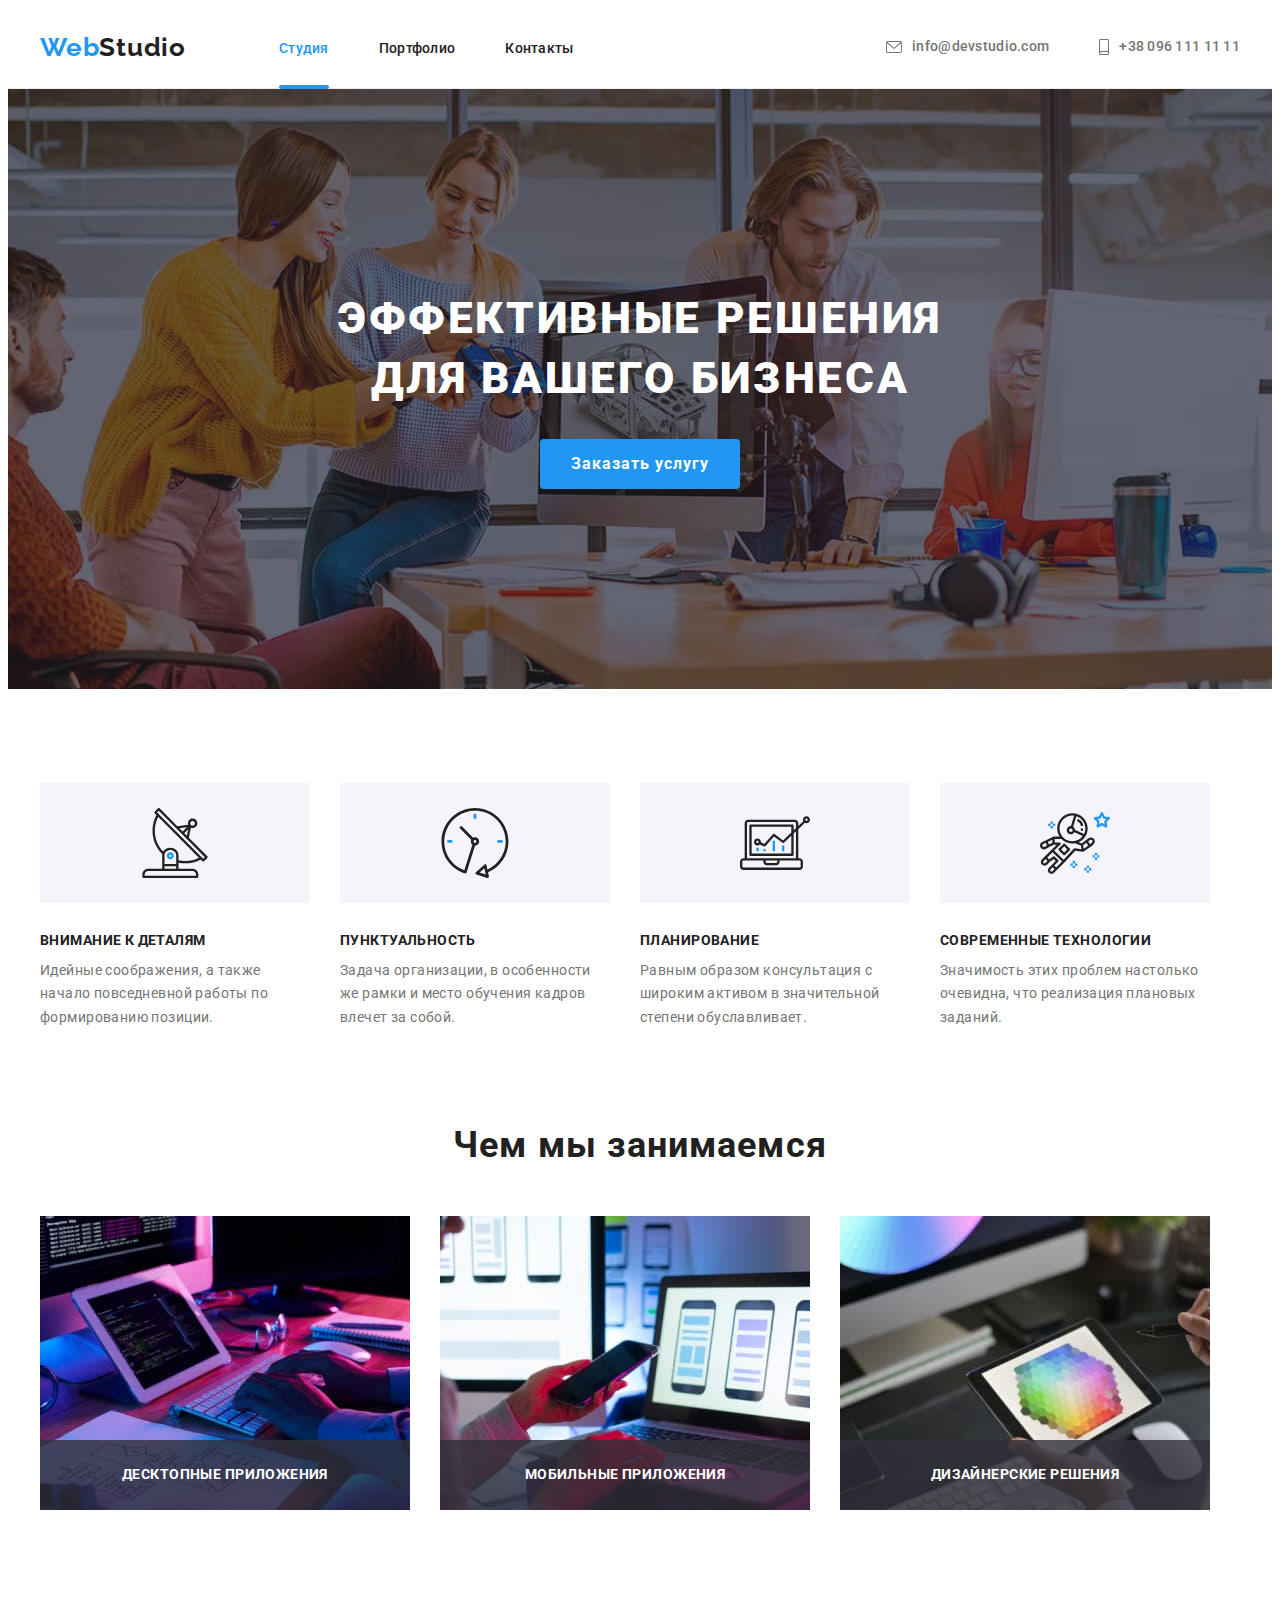
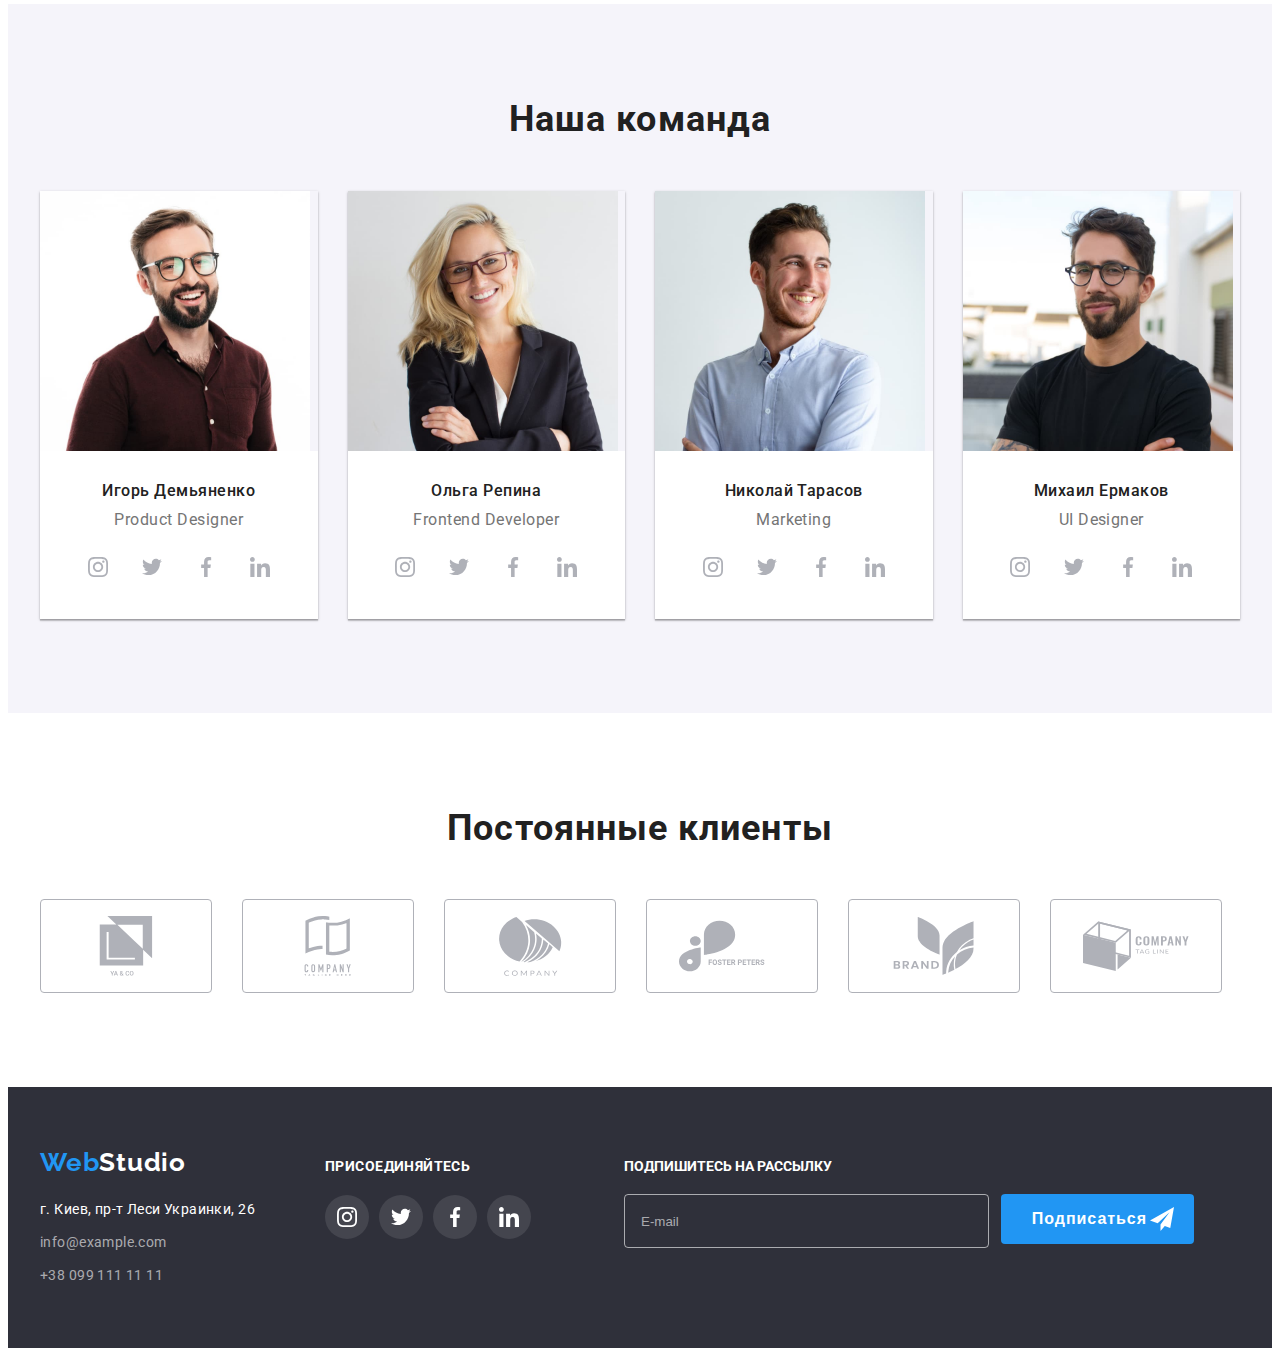
<file: index.html>
<!DOCTYPE html>
<html lang="ru">
<head>
    <meta charset="UTF-8">
    <meta http-equiv="X-UA-Compatible" content="IE=edge">
    <meta name="viewport" content="width=device-width, initial-scale=1.0">
    <title>Document</title>
    <link href="https://fonts.googleapis.com/css2?family=Raleway:wght@700&family=Roboto:wght@400;500;700;900&display=swap"
         rel="stylesheet">
    <link rel="stylesheet" href="https://cdnjs.cloudflare.com/ajax/libs/modern-normalize/1.1.0/modern-normalize.min.css" integrity="sha512-wpPYUAdjBVSE4KJnH1VR1HeZfpl1ub8YT/NKx4PuQ5NmX2tKuGu6U/JRp5y+Y8XG2tV+wKQpNHVUX03MfMFn9Q==" crossorigin="anonymous" referrerpolicy="no-referrer" />
    
    <link rel="stylesheet" href="./css/main.min.css" />  
</head>
 
<body class="start-page"> 
    
    <header class="header">
        <div class="container">
            <a href="" class="logo header-logo link">Web<span class="logo__style logo--black link">Studio</span></a> 
        <ul class="menu-list list ">
            <li class="menu-list__item"><a href="" class="menu-list__link head-text current link">Студия</a></li>
            <li class="menu-list__item"><a href="./portfolio.html" class="menu-list__link head-text link">Портфолио</a></li>
            <li class="menu-list__item"><a href="" class="menu-list__link head-text link">Контакты</a></li>
        </ul>
    
        <div class="navigation header-navigation">
        <nav class="nav">
            
            <ul class="address list">
                <li class="address__item"><a href="mailto:info@devstudio.com" class="address__mail head-text link">
                    <svg class="address__mail-icon" width="16" height="12">
                        <use href="./images/symbol-defs.svg#icon-envelope"></use>
                    </svg>info@devstudio.com
                </a>
                </li>
                <li class="address__item"><a href="tel:+380961111111" class="address__tel head-text link">
                    <svg class="address__tel-icon" width="10" height="16">
                        <use href="./images/symbol-defs.svg#icon-smartphone"></use>
                    </svg>+38 096 111 11 11
                </a>
            </li>
            </ul>
        </nav>
        </div>
        </div>
    </header>

    <main>
        <section class="hero">
            <div class="container">
            <h1 class="hero__title">
                ЭФФЕКТИВНЫЕ РЕШЕНИЯ <br /> 
                ДЛЯ ВАШЕГО БИЗНЕСА
            </h1>
                <button type="button" class="hero__btn" data-modal-open>Заказать услугу</button>
            </div>
        </section>
        
        <section class="about about-section">
            <div class="container">
            <ul class="features list">
        <li class="features__item">
            <div class="features__icon">
                <svg class="features__image" width="70" height="70">
                    <use href="./images/symbol-defs.svg#icon-antenna"></use>
                </svg>
            </div>
            <h3 class="features__title">Внимание к деталям</h3>
        <p class="features__text secondary-text">Идейные соображения, а также начало повседневной работы по формированию позиции.</p>
        </li>
        <li class="features__item">
            <div class="features__icon">
                <svg class="features__image" width="70" height="70">
                    <use href="./images/symbol-defs.svg#icon-clock"></use>
                </svg>
            </div>
            <h3 class="features__title">Пунктуальность</h3>
        <p class="features__text secondary-text">Задача организации, в особенности же рамки и место обучения кадров влечет за собой.</p>
        </li>
        <li class="features__item">
            <div class="features__icon">
                <svg class="features__image" width="70" height="70">
                    <use href="./images/symbol-defs.svg#icon-diagram"></use>
                </svg>
            </div>
            <h3 class="features__title">Планирование</h3>
        <p class="features__text secondary-text">Равным образом консультация с широким активом в значительной степени обуславливает.</p>
        </li>
        <li class="features__item">
            <div class="features__icon">
                <svg class="features__image" width="70" height="70">
                    <use href="./images/symbol-defs.svg#icon-astronaut"></use>
                </svg>
            </div>
            <h3 class="features__title">Современные технологии</h3>
        <p class="features__text secondary-text">Значимость этих проблем настолько очевидна, что реализация плановых заданий.</p>
        </li>
            </ul>
        </div>
        </section>

        <section class="study study-section">
            <div class="container">
            <h2 class="study__title">Чем мы занимаемся</h2>
            
            <ul class="study-list list">
                <li class="study-list__item">
                    <div class="study-list__box">
                    <img src="./images/photo_hands_1.jpg" alt="руки на клавиатуре"
                     width="370" height="294">
                    <p class="study-list__title">ДЕСКТОПНЫЕ ПРИЛОЖЕНИЯ</p>
                    </div>
                    </li>
                <li class="study-list__item">
                    <div class="study-list__box">
                    <img src="./images/photo_hands_2.jpg" alt="в руке телефон"
                    width="370" height="294">
                <p class="study-list__title">МОБИЛЬНЫЕ ПРИЛОЖЕНИЯ</p>
                    </div>
                </li>
                <li class="study-list__item">
                    <div class="study-list__box">
                    <img src="./images/photo_hands_3.jpg" alt="в руке планшет"
                    width="370" height="294">
                <p class="study-list__title">ДИЗАЙНЕРСКИЕ РЕШЕНИЯ</p>
                    </div>
                </li>
            </ul>
        </div>
        </section>

        <section class="section section-team">
            <div class="container">
            <h2 class="section-title">Наша команда</h2>
            
            <ul class="team list">
                <li class="team__image">
                    <img src="./images/ihor.jpg" alt="фото сотрудника" width="270" height="260">
                <div class="team__box">
                    <h3 class="team__name">Игорь Демьяненко</h3>
                    <p lang="en" class="team__text">Product Designer</p>
                    <ul class="social list">
                        <li class="social__item"><a href="" class="social__link">
                            <svg class="social__icon" width="20" height="20">
                                <use href="./images/symbol-defs.svg#icon-instagram"></use>
                            </svg>
                        </a>
                    </li>
                        <li class="social__item"><a href="" class="social__link">
                            <svg class="social__icon" width="20" height="20">
                                <use href="./images/symbol-defs.svg#icon-twitter"></use>
                            </svg>
                        </a>
                    </li>
                        <li class="social__item"><a href="" class="social__link">
                            <svg class="social__icon" width="20" height="20">
                                <use href="./images/symbol-defs.svg#icon-facebook"></use>
                            </svg>
                        </a>
                    </li>
                        <li class="social__item"><a href="" class="social__link">
                            <svg class="social__icon" width="20" height="20">
                                <use href="./images/symbol-defs.svg#icon-linkedin"></use>
                            </svg>
                        </a>
                    </li>
                    </ul>
                </div>
                </li>
                <li class="team__image">
                    <img src="./images/olga.jpg" alt="фото сотрудника" width="270" height="260">
                <div class="team__box">
                    <h3 class="team__name">Ольга Репина</h3>
                    <p lang="en" class="team__text">Frontend Developer</p>
                    <ul class="social list">
                        <li class="social__item"><a href="" class="social__link">
                            <svg class="social__icon" width="20" height="20">
                                <use href="./images/symbol-defs.svg#icon-instagram"></use>
                            </svg>
                        </a>
                    </li>
                        <li class="social__item"><a href="" class="social__link">
                            <svg class="social__icon" width="20" height="20">
                                <use href="./images/symbol-defs.svg#icon-twitter"></use>
                            </svg>
                        </a>
                    </li>
                        <li class="social__item"><a href="" class="social__link">
                            <svg class="social__icon" width="20" height="20">
                                <use href="./images/symbol-defs.svg#icon-facebook"></use>
                            </svg>
                        </a>
                    </li>
                        <li class="social__item"><a href="" class="social__link">
                            <svg class="social__icon" width="20" height="20">
                                <use href="./images/symbol-defs.svg#icon-linkedin"></use>
                            </svg>
                        </a>
                    </li>
                    </ul>
                </div>
                </li>
                <li class="team__image">
                    <img src="./images/nikolay.jpg" alt="фото сотрудника" width="270" height="260">
                <div class="team__box">
                    <h3 class="team__name">Николай Тарасов</h3>
                    <p lang="en" class="team__text">Marketing</p>
                    <ul class="social list">
                        <li class="social__item"><a href="" class="social__link">
                            <svg class="social__icon" width="20" height="20">
                                <use href="./images/symbol-defs.svg#icon-instagram"></use>
                            </svg>
                        </a>
                    </li>
                        <li class="social__item"><a href="" class="social__link">
                            <svg class="social__icon" width="20" height="20">
                                <use href="./images/symbol-defs.svg#icon-twitter"></use>
                            </svg>
                        </a>
                    </li>
                        <li class="social__item"><a href="" class="social__link">
                            <svg class="social__icon" width="20" height="20">
                                <use href="./images/symbol-defs.svg#icon-facebook"></use>
                            </svg>
                        </a>
                    </li>
                        <li class="social__item"><a href="" class="social__link">
                            <svg class="social__icon" width="20" height="20">
                                <use href="./images/symbol-defs.svg#icon-linkedin"></use>
                            </svg>
                        </a>
                    </li>
                    </ul>
                </div>
                </li>
                <li class="team__image">
                    <img src="./images/michael.jpg" alt="фото сотрудника" width="270" height="260">
                <div class="team__box">
                    <h3 class="team__name">Михаил Ермаков</h3>
                    <p lang="en" class="team__text">UI Designer</p>
                    <ul class="social list">
                        <li class="social__item"><a href="" class="social__link">
                            <svg class="social__icon" width="20" height="20">
                                <use href="./images/symbol-defs.svg#icon-instagram"></use>
                            </svg>
                        </a>
                    
                        <li class="social__item"><a href="" class="social__link">
                            <svg class="social__icon" width="20" height="20">
                                <use href="./images/symbol-defs.svg#icon-twitter"></use>
                            </svg>
                        </a>
                    </li>
                        <li class="social__item"><a href="" class="social__link">
                            <svg class="social__icon" width="20" height="20">
                                <use href="./images/symbol-defs.svg#icon-facebook"></use>
                            </svg>
                        </a>
                    </li>
                        <li class="social__item"><a href="" class="social__link">
                            <svg class="social__icon" width="20" height="20">
                                <use href="./images/symbol-defs.svg#icon-linkedin"></use>
                            </svg>
                        </a>
                    </li>
                    </ul>
                </div>
                </li>
            </ul>
        </div>
        </section>

        <section class="section section-clients">
            <div class="container">
            <h2 class="section__title">Постоянные клиенты</h2>
            <ul class="clients list">
                <li class="clients__item"><a href="" class="clients__link">
                    <svg class="clients__icon" width="106" height="60">
                        <use href="./images/symbol-defs.svg#icon-Logo-1"></use>
                    </svg>
                </a>
            </li>
                <li class="clients__item"><a href="" class="clients__link">
                    <svg class="clients__icon" width="106" height="60">
                        <use href="./images/symbol-defs.svg#icon-Logo-2"></use>
                    </svg>
                </a>
            </li>
                <li class="clients__item"><a href="" class="clients__link">
                    <svg class="clients__icon" width="106" height="60">
                        <use href="./images/symbol-defs.svg#icon-Logo-3"></use>
                    </svg>
                </a>
            </li>
                <li class="clients__item"><a href="" class="clients__link">
                    <svg class="clients__icon" width="106" height="60">
                        <use href="./images/symbol-defs.svg#icon-Logo-4"></use>
                    </svg>
                </a>
            </li>
                <li class="clients__item"><a href="" class="clients__link">
                    <svg class="client__icon" width="106" height="60">
                        <use href="./images/symbol-defs.svg#icon-Logo-5"></use>
                    </svg>
                </a>
            </li>
                <li class="clients__item"><a href="" class="clients__link">
                    <svg class="client__icon" width="106" height="60">
                        <use href="./images/symbol-defs.svg#icon-Logo-6"></use>
                    </svg>
                </a>
            </li>
            </ul>
            </div>
        </section>
    </main>

    <footer class="footer footer-section">
<div class="container">
    <div class="footer__address">
        <a href="" class="logo footer-logo link">Web<span class="logo__style logo--white link">Studio</span></a> 
        <address class="contacts">
            <ul class="contacts-list list">
                <li class="contacts-list__item"><a href="" class="contacts-list__address secondary-text link">г. Киев, пр-т Леси Украинки, 26</a></li>
                <li class="contacts-list__item"><a href="mailto:info@example.com" class="contacts-list__mail secondary-text link">info@example.com</a></li>
                <li class="contacts-list__item"><a href="tel:+380991111111" class="contacts-list__tel secondary-text link">+38 099 111 11 11</a></li>
            </ul>
        </address>
    </div>

        <div class="net footer-net">
            <h3 class="net__title">ПРИСОЕДИНЯЙТЕСЬ</h3>
            <ul class="connect list">
                <li class="connect__item"><a href="" class="connect__link link">
                    <svg class="connect__icon" width="20" height="20">
                        <use href="./images/symbol-defs.svg#icon-instagram"></use>
                    </svg>
                </a>
            </li>
                <li class="connect__item"><a href="" class="connect__link link">
                    <svg class="connect__icon" width="20" height="20">
                        <use href="./images/symbol-defs.svg#icon-twitter"></use>
                    </svg>
                </a>
            </li>
                <li class="connect__item"><a href="" class="connect__link link">
                    <svg class="connect__icon" width="20" height="20">
                        <use href="./images/symbol-defs.svg#icon-facebook"></use>
                    </svg>
                </a>
            </li>
                <li class="connect__item"><a href="" class="connect__link link">
                    <svg class="connect__icon" width="20" height="20">
                        <use href="./images/symbol-defs.svg#icon-linkedin"></use>
                    </svg>
                </a>
            </li>
            </ul>
        </div>

        <form class="form mailing-list">

            <p class="form__title">ПОДПИШИТЕСЬ НА РАССЫЛКУ</p>
            <div class="subscribe" role="group">
              <input class="subscribe__email" type="email" name="subscribe" placeholder="E-mail" />

              <button class="subscribe__btn" type="submit">
                <span class="subscribe__text">Подписаться</span>
                <svg class="subscribe__icon" width="24" height="24">
                    <use href="./images/symbol-defs.svg#icon-send"></use>
                </svg>
              </button>
            </div>
          </form>
    </div>
    </footer>


    <div class="backdrop is-hidden" data-modal>
      <div class="modal">
        <button type="button" class="modal__close" data-modal-close>
            <svg class="modal__icon" width="30" height="30">
                <use href="./images/symbol-defs.svg#icon-close"></use>
            </svg>
        </button>
        
        <p class="modal__tittle">Оставьте свои данные, мы вам перезвоним</p>

        <form class="nomination">

        <div class="field">
            <label class="field__label" for="name">Имя</label>
            <div class="field__wrap">
            <input type="text" class="field__input" name="name" id="name"/>
        
        <svg class="field__icon" width="18" height="18">
            <use href="./images/symbol-defs.svg#icon-person-black"></use>
        </svg>
            </div>
        </div>

        <div class="field">
            <label class="field__label" for="tel">Телефон</label>
            <div class="field__wrap">
            <input type="tel" class="field__input" name="tel" id="tel"/>
        
        <svg class="field__icon" width="18" height="18">
            <use href="./images/symbol-defs.svg#icon-phone-black"></use>
        </svg>
            </div>
        </div>

        <div class="field">
            <label class="field__label" for="email">Почта</label>
            <div class="field__wrap">
            <input type="email" class="field__input" name="email" id="email"/>
        
        <svg class="field__icon" width="18" height="18">
            <use href="./images/symbol-defs.svg#icon-email-black"></use>
        </svg>
            </div>
        </div>

        <div class="field__comment">
            <label class="field__label" for="comment">Комментарий</label>
            <textarea name="comment" id="comment" placeholder="Введите текст" class="field__write"></textarea>
        </div>

        <div class="field__checkbox">
            <input type="checkbox" class="field__check visually-hidden" id="field__check" name="policy" value="policy" />
            <label for="field__check" class="field__text">
            <a class="checkbox-text">Соглашаюсь с рассылкой и принимаю</a>
            <a href="" class="field__link cursor">Условия договора</a>
            </label>

        </div>

            <button type="submit" class="field__submit">Отправить</button>

        </form> 
      </div>  
    </div>
    <script src="./js/modal.js"></script>
</body>
</html>
</file>
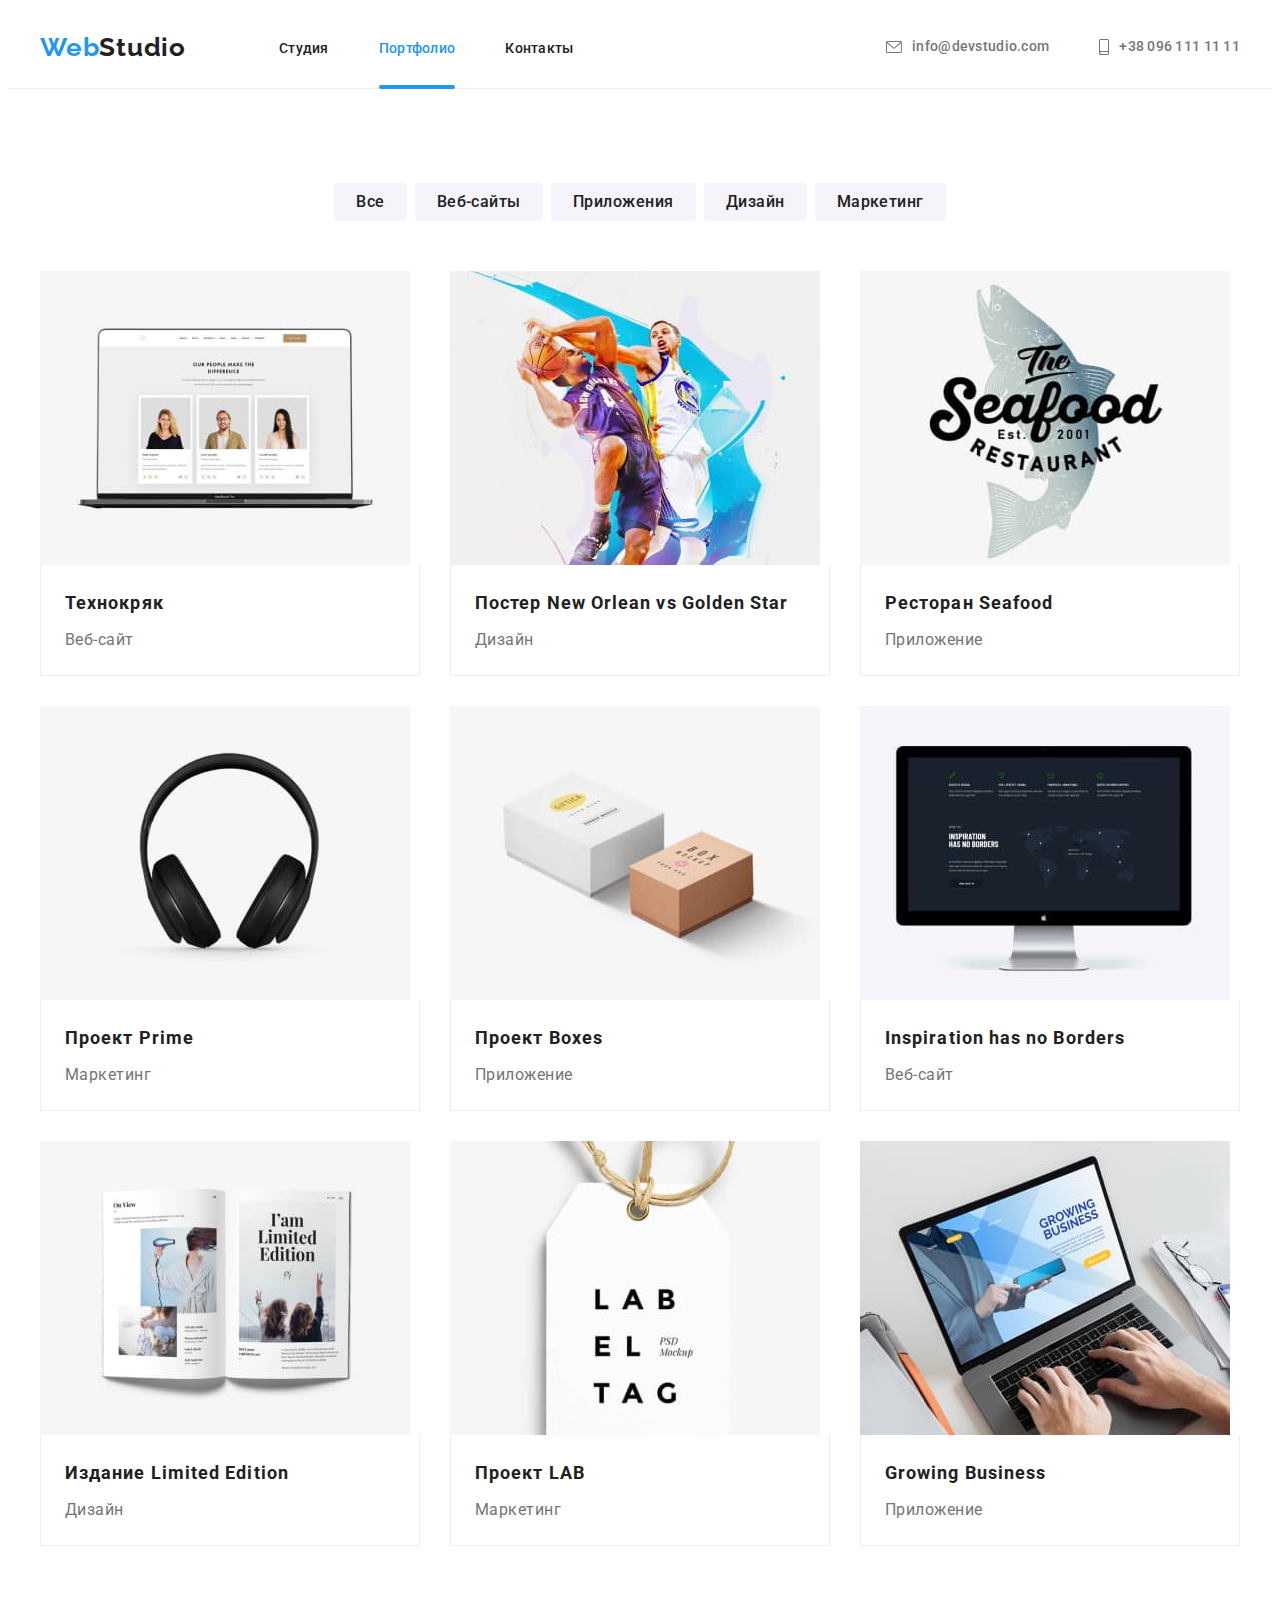
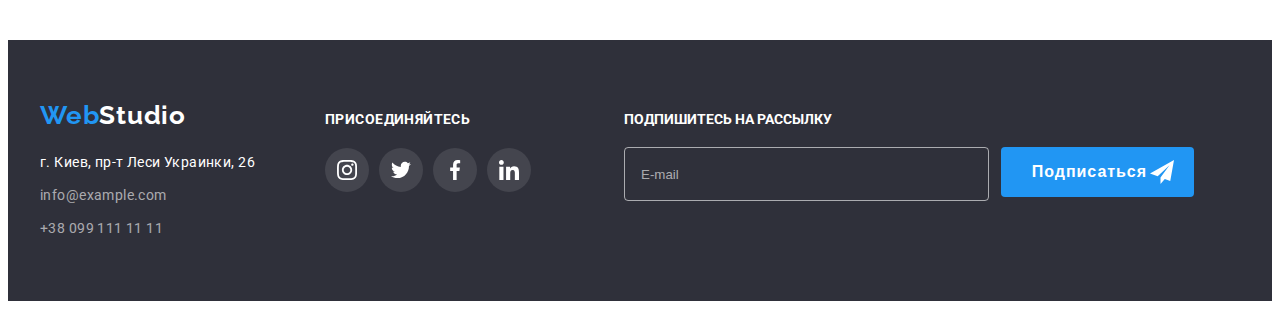
<file: portfolio.html>
<!DOCTYPE html>
<html lang="ru">
<head>
    <meta charset="UTF-8">
    <meta http-equiv="X-UA-Compatible" content="IE=edge">
    <meta name="viewport" content="width=device-width, initial-scale=1.0">
    <title>Document</title>
    <link href="https://fonts.googleapis.com/css2?family=Raleway:wght@700&family=Roboto:wght@400;500;700;900&display=swap"
         rel="stylesheet">
    <link rel="stylesheet" href="https://cdnjs.cloudflare.com/ajax/libs/modern-normalize/1.1.0/modern-normalize.min.css" integrity="sha512-wpPYUAdjBVSE4KJnH1VR1HeZfpl1ub8YT/NKx4PuQ5NmX2tKuGu6U/JRp5y+Y8XG2tV+wKQpNHVUX03MfMFn9Q==" crossorigin="anonymous" referrerpolicy="no-referrer" />
   
    <link rel="stylesheet" href="./css/main.min.css" /> 
</head>

<body class="start-page">

    <header class="header">
        <div class="container">
            <a href="" class="logo header-logo link">Web<span class="logo__style logo--black link">Studio</span></a>

        <ul class="menu-list list">
            <li class="menu-list__item"><a href="./index.html" class="menu-list__link head-text link">Студия</a></li>
            <li class="menu-list__item"><a href="" class="menu-list__link head-text current link">Портфолио</a></li>
            <li class="menu-list__item"><a href="" class="menu-list__link head-text link">Контакты</a></li>
        </ul>

        <div class="navigation header-navigation">
        <nav class="nav">

            <ul class="address list">
                <li class="address__item"><a href="mailto:info@devstudio.com" class="address__mail head-text link">
                    <svg class="address__mail-icon" width="16" height="12">
                        <use href="./images/symbol-defs.svg#icon-envelope"></use>
                    </svg>info@devstudio.com
                </a>
                </li>
                <li class="address__item"><a href="tel:+380961111111" class="address__tel head-text link">
                    <svg class="address__tel-icon" width="10" height="16">
                        <use href="./images/symbol-defs.svg#icon-smartphone"></use>
                    </svg>+38 096 111 11 11
                </a>
            </li>
            </ul>
            </nav>
        </div>
        </div>
    </header>
    <main>

<section class="section section-filter">

<div class="container">
<h1 class="section__title visually-hidden">Портфолио</h1>

    <ul class="btn list"> 
        <li class="btn__item"><button type="button" class="btn__list">Все</button></li>
        <li class="btn__item"><button type="button" class="btn__list">Веб-сайты</button></li>
        <li class="btn__item"><button type="button" class="btn__list">Приложения</button></li>
        <li class="btn__item"><button type="button" class="btn__list">Дизайн</button></li>
        <li class="btn__item"><button type="button" class="btn__list">Маркетинг</button></li>
    </ul>
    
    <ul class="filter list">
        <li class="filter__item"><a href="" class="filter__link link">
            <div class="filter__wrap">
            <img src="./images/pf_project_1.jpg" alt="Проэкт 1" width="370" height="294"
            class="filter__img">
            <p class="filter__text">
            Ресурс предлагает комплексные предложения с разным уровнем функционала и сервисов. Все это позволит посетителю получить исчерпывающие сведения о компании или частном лице.
            </p>
        </div>
            <div class="filter__box">
        <h2 class="filter__name">Технокряк</h2>
        <p class="filter__place">Веб-сайт</p>
    </div>
        </a>
    </li>
        <li class="filter__item"><a href="" class="filter__link link">
            <div class="filter__wrap">
            <img src="./images/pf_project_2.jpg" alt="Проэкт 2" width="370" height="294"
            class="filter__img">
            <p class="filter__text">
                Ресурс предлагает комплексные предложения с разным уровнем функционала и сервисов. Все это позволит посетителю получить исчерпывающие сведения о компании или частном лице.
                </p>
            </div>
            <div class="filter__box">
            <h2 class="filter__name">Постер New Orlean vs Golden Star</h2>
            <p class="filter__place">Дизайн</p>
        </div>
        </a>
    </li>
        <li class="filter__item"><a href="" class="filter__link link">
            <div class="filter__wrap">
            <img src="./images/pf_project_3.jpg" alt="Проэкт 3" width="370" height="294"
            class="filter__img">
            <p class="filter__text">
                Ресурс предлагает комплексные предложения с разным уровнем функционала и сервисов. Все это позволит посетителю получить исчерпывающие сведения о компании или частном лице.
                </p>
            </div>
            <div class="filter__box">
            <h2 class="filter__name">Ресторан Seafood</h2>
            <p class="filter__place">Приложение</p>
        </div>
        </a>
    </li>
        <li class="filter__item"><a href="" class="filter__link link">
            <div class="filter__wrap">
            <img src="./images/pf_project_4.jpg" alt="Проэкт 4" width="370" height="294" 
            class="filter__img">
            <p class="filter__text">
                Ресурс предлагает комплексные предложения с разным уровнем функционала и сервисов. Все это позволит посетителю получить исчерпывающие сведения о компании или частном лице.
                </p>
            </div>
            <div class="filter__box">
            <h2 class="filter__name">Проект Prime</h2>
            <p class="filter__place">Маркетинг</p>
        </div>
        </a>
    </li>
        <li class="filter__item"><a href="" class="filter__link link">
            <div class="filter__wrap">
            <img src="./images/pf_project_5.jpg" alt="Проэкт 5" width="370" height="294"
            class="filter__img">
            <p class="filter__text">
                Ресурс предлагает комплексные предложения с разным уровнем функционала и сервисов. Все это позволит посетителю получить исчерпывающие сведения о компании или частном лице.
                </p>
            </div>
            <div class="filter__box">
            <h2 class="filter__name">Проект Boxes</h2>
            <p class="filter__place">Приложение</p>
        </div>
        </a>
    </li>
        <li class="filter__item"><a href="" class="filter__link link">
            <div class="filter__wrap">
            <img src="./images/pf_project_6.jpg" alt="Проэкт 6" width="370" height="294" 
            class="filter__img">
            <p class="filter__text">
                Ресурс предлагает комплексные предложения с разным уровнем функционала и сервисов. Все это позволит посетителю получить исчерпывающие сведения о компании или частном лице.
                </p>
            </div>
            <div class="filter__box">
            <h2 class="filter__name">Inspiration has no Borders</h2>
            <p class="filter__place">Веб-сайт</p>
        </div>
        </a>
    </li>
        <li class="filter__item"><a href="" class="filter__link link">
            <div class="filter__wrap">
            <img src="./images/pf_project_7.jpg" alt="Проэкт 7" width="370" height="294" 
            class="filter__img">
            <p class="filter__text">
                Ресурс предлагает комплексные предложения с разным уровнем функционала и сервисов. Все это позволит посетителю получить исчерпывающие сведения о компании или частном лице.
                </p>
            </div>
            <div class="filter__box">
            <h2 class="filter__name">Издание Limited Edition</h2>
            <p class="filter__place">Дизайн</p>
        </div>
        </a>
    </li>
        <li class="filter__item"><a href="" class="filter__link link">
            <div class="filter__wrap">
            <img src="./images/pf_project_8.jpg" alt="Проэкт 8" width="370" height="294" 
            class="filter__img">
            <p class="filter__text">
                Ресурс предлагает комплексные предложения с разным уровнем функционала и сервисов. Все это позволит посетителю получить исчерпывающие сведения о компании или частном лице.
                </p>
            </div>
            <div class="filter__box">
            <h2 class="filter__name">Проект LAB</h2>
            <p class="filter__place">Маркетинг</p>
        </div>
        </a>
    </li>
        <li class="filter__item"><a href="" class="filter__link link">
            <div class="filter__wrap">
            <img src="./images/pf_project_9.jpg" alt="Проэкт 9" width="370" height="294" 
            class="filter__img">
            <p class="filter__text">
                Ресурс предлагает комплексные предложения с разным уровнем функционала и сервисов. Все это позволит посетителю получить исчерпывающие сведения о компании или частном лице.
                </p>
            </div>
            <div class="filter__box">
            <h2 class="filter__name">Growing Business</h2>
            <p class="filter__place">Приложение</p>
        </div>
        </a>
    </li>
    </ul>
</div>
</section>

    </main>  
    
    <footer class="footer footer-section">
        <div class="container">
            <div class="footer__address">
                <a href="" class="logo footer-logo link">Web<span class="logo__style logo--white link">Studio</span></a> 
                <address class="contacts">
                    <ul class="contacts-list list">
                        <li class="contacts-list__item"><a href="" class="contacts-list__address secondary-text link">г. Киев, пр-т Леси Украинки, 26</a></li>
                        <li class="contacts-list__item"><a href="mailto:info@example.com" class="contacts-list__mail secondary-text link">info@example.com</a></li>
                        <li class="contacts-list__item"><a href="tel:+380991111111" class="contacts-list__tel secondary-text link">+38 099 111 11 11</a></li>
                    </ul>
                </address>
            </div>
        
                <div class="net footer-net">
                    <h3 class="net__title">ПРИСОЕДИНЯЙТЕСЬ</h3>
                    <ul class="connect list">
                        <li class="connect__item"><a href="" class="connect__link link">
                            <svg class="connect__icon" width="20" height="20">
                                <use href="./images/symbol-defs.svg#icon-instagram"></use>
                            </svg>
                        </a>
                    </li>
                        <li class="connect__item"><a href="" class="connect__link link">
                            <svg class="connect__icon" width="20" height="20">
                                <use href="./images/symbol-defs.svg#icon-twitter"></use>
                            </svg>
                        </a>
                    </li>
                        <li class="connect__item"><a href="" class="connect__link link">
                            <svg class="connect__icon" width="20" height="20">
                                <use href="./images/symbol-defs.svg#icon-facebook"></use>
                            </svg>
                        </a>
                    </li>
                        <li class="connect__item"><a href="" class="connect__link link">
                            <svg class="connect__icon" width="20" height="20">
                                <use href="./images/symbol-defs.svg#icon-linkedin"></use>
                            </svg>
                        </a>
                    </li>
                    </ul>
                </div>
        
                <form class="form mailing-list">
        
                    <p class="form__title">ПОДПИШИТЕСЬ НА РАССЫЛКУ</p>
                    <div class="subscribe" role="group">
                      <input class="subscribe__email" type="email" name="subscribe" placeholder="E-mail" />
        
                      <button class="subscribe__btn" type="submit">
                        <span class="subscribe__text">Подписаться</span>
                        <svg class="subscribe__icon" width="24" height="24">
                            <use href="./images/symbol-defs.svg#icon-send"></use>
                        </svg>
                      </button>
                    </div>
                  </form>
            </div>
            </footer>
        
</body>
</html>
</file>
<file: css/main.min.css>
:root{--primary-bc-color: #E5E5E5;--secondary-bc-color: #2F303A;--team-bc-color: #F5F4FA;--white-bc-color: #FFFFFF;--primary-text-color: #212121;--secondary-text-color: #757575;--accent-color: #2196f3;--timing-function: cubic-bezier(0.4, 0, 0.2, 1)}.start-page{font-family:"Roboto",Tahoma,sans-serif;background-color:var(--white-bc-color);color:var(--primary-text-color)}.visually-hidden{position:absolute;white-space:nowrap;width:1px;height:1px;overflow:hidden;border:0;padding:0;clip:rect(0 0 0 0);clip-path:inset(50%);margin:-1px}p,h1,h2,h3,h4,h5,h6{margin:0}ul,ol{padding-left:0;margin:0}img{display:block;max-width:100%;height:auto}.link{text-decoration:none}.list{list-style:none}.container{width:1200px;padding-left:15px;padding-right:15px;margin:0 auto}.logo--black{color:var(--primary-text-color)}.logo--white{color:var(--white-bc-color)}.head-text{font-weight:500;font-size:14px;line-height:1.14;letter-spacing:.02em}.secondary-text{font-style:normal;font-size:14px;line-height:1.71;letter-spacing:.03em}.header{padding-top:24px;padding-bottom:25px;border-bottom:1px solid #eee;background-color:var(--white-bc-color)}.header .container{display:flex;align-items:center}.header-logo{display:block;margin-right:93px;font-family:"Raleway";font-weight:700;font-size:26px;line-height:1.19;letter-spacing:.03em;color:var(--accent-color)}.menu-list{display:flex}.menu-list__link{padding-top:32px;padding-bottom:32px;color:var(--primary-text-color);position:relative;transition:color 250ms var(--timing-function)}.menu-list__link:hover,.menu-list__link:focus{color:var(--accent-color)}.current{color:var(--accent-color)}.current::after{content:"";display:block;position:absolute;left:0px;bottom:-1px;border-radius:2px;width:100%;height:4px;background-color:var(--accent-color)}.menu-list__item:not(:last-child){margin-right:50px}.header-navigation{margin-left:auto}.address{display:flex}.address__mail{display:flex;margin-right:50px;align-items:center;color:var(--secondary-text-color);transition:color 250ms var(--timing-function)}.address__mail-icon{margin-right:10px;fill:currentColor}.address__mail:hover,.address__mail:focus{color:var(--accent-color)}.address__tel{display:flex;align-items:center;color:var(--secondary-text-color);transition:color 250ms var(--timing-function)}.address__tel-icon{margin-right:10px;align-items:baseline;fill:currentColor}.address__tel:hover,.address__tel:focus{color:var(--accent-color)}.hero{padding-top:200px;padding-bottom:200px;background-color:var(--secondary-bc-color);background-image:linear-gradient(rgba(47, 48, 58, 0.4), rgba(47, 48, 58, 0.4)),url(../images/hero_bc.jpg);background-repeat:no-repeat;background-size:cover;background-position:center;max-width:1600px;margin:0 auto}.hero__title{font-weight:900;font-size:44px;line-height:1.36;text-align:center;letter-spacing:.06em;text-transform:uppercase;max-width:700px;margin-left:auto;margin-right:auto;margin-bottom:30px;color:var(--white-bc-color)}.hero__btn{width:200px;height:50px;border:none;border-radius:4px;font-family:inherit;font-style:normal;font-weight:700;font-size:16px;line-height:1.88;letter-spacing:.06em;background-color:var(--accent-color);display:block;margin:0 auto;text-align:center;color:var(--white-bc-color);cursor:pointer;transition:color 250ms var(--timing-function),background-color 250ms var(--timing-function)}.hero__btn:hover,.hero__btn:focus{background-color:#188ce8}.about-section{padding-top:94px;padding-bottom:94px}.features{display:flex}.features__item{width:270px}.features__item:not(:last-child){margin-right:30px}.features__icon{display:flex;max-width:270px;height:120px;justify-content:center;align-items:center;margin-bottom:30px;background-color:var(--team-bc-color)}.features__title{margin-bottom:10px;font-style:normal;font-size:14px;line-height:1.14;letter-spacing:.03em;text-transform:uppercase;color:var(--primary-text-color)}.features__text{max-width:270px;color:var(--secondary-text-color)}.study-section{padding-bottom:94px}.study__title{margin-left:auto;margin-right:auto;margin-bottom:50px;font-size:36px;line-height:1.17;text-align:center;letter-spacing:.03em;color:var(--primary-text-color)}.study-list{display:flex}.study-list__item:not(:last-child){margin-right:30px}.study-list__box{position:relative}.study-list__title{position:absolute;bottom:0;display:flex;justify-content:center;align-items:center;font-weight:700;font-size:14px;line-height:1.14;letter-spacing:.03em;width:100%;height:70px;color:var(--white-bc-color);background-color:rgba(47,48,58,.8)}.section-team{padding-top:94px;padding-bottom:94px;background-color:var(--team-bc-color)}.section-title{margin-bottom:50px;font-size:36px;line-height:1.17;text-align:center;letter-spacing:.03em;color:var(--primary-text-color)}.team{display:flex;margin-left:-30px}.team__image{width:calc(25% - 30px);margin-left:30px;box-shadow:0px 1px 3px rgba(0,0,0,.2),0px 1px 1px rgba(0,0,0,.1411764706),0px 2px 1px rgba(0,0,0,.1215686275)}.team__box{padding-top:30px;padding-bottom:30px;background-color:#fff}.team__name{margin-bottom:10px;font-weight:500;font-size:16px;line-height:1.19;letter-spacing:.03em;text-align:center;color:var(--primary-text-color)}.team__text{font-weight:400;font-size:16px;line-height:1.19;letter-spacing:.03em;text-align:center;margin-bottom:16px;color:var(--secondary-text-color)}.social{display:flex;justify-content:center}.social__item+.social__item{margin-left:10px}.social__link{width:44px;height:44px;background-color:var(--white-bc-color);border-radius:50%;display:flex;justify-content:center;align-items:center;transition:background-color 250ms var(--timing-function)}.social__link:hover,.social__link:focus{background-color:var(--accent-color)}.social__icon{fill:#afb1b8;transition:fill 250ms var(--timing-function)}.social__link:hover .social__icon,.social__link:focus .social__icon{fill:var(--white-bc-color)}.section-clients{padding:94px 0px}.section__title{margin-bottom:50px;font-weight:700;font-size:36px;line-height:1.17;text-align:center;letter-spacing:.03em;color:var(--primary-text-color)}.clients{display:flex}.clients__item:not(:last-child){margin-right:30px}.clients__link{display:flex;width:170px;height:92px;justify-content:center;align-items:center;border:1px solid #afb1b8;border-radius:4px;background-position:center;fill:#afb1b8;transition:fill 250ms var(--timing-function)}.clients__link:hover,.clients__link:focus{border-color:var(--accent-color);fill:var(--accent-color)}.clients__icon{display:flex}.footer-section{padding-top:60px;padding-bottom:60px;background-color:var(--secondary-bc-color)}.footer-section .container{display:flex;align-items:baseline}.footer-logo{margin-bottom:20px;display:block;font-family:"Raleway";font-weight:700;font-size:26px;line-height:1.19;letter-spacing:.03em;color:var(--accent-color)}.contacts-list{max-width:231px}.contacts-list__address{display:block;margin-bottom:9px;color:var(--white-bc-color)}.contacts-list__mail{display:block;margin-bottom:9px;color:rgba(255,255,255,.6);transition:color 250ms var(--timing-function)}.contacts-list__mail:hover,.contacts-list__mail:focus{color:var(--accent-color)}.contacts-list__tel{color:rgba(255,255,255,.6);transition:color 250ms var(--timing-function)}.contacts-list__tel:hover,.contacts-list__tel:focus{color:var(--accent-color)}.footer-net{margin-left:70px;display:block;justify-content:center}.net__title{font-size:14px;line-height:1.14;letter-spacing:.03em;text-align:left;margin-bottom:20px;color:var(--white-bc-color)}.connect{display:flex;justify-content:center}.connect__item+.connect__item{margin-left:10px}.connect__link{display:flex;justify-content:center;align-items:center;width:44px;height:44px;border-radius:50%;background-color:rgba(255,255,255,.1);color:var(--white-bc-color);transition:background-color 250ms var(--timing-function)}.connect__link:hover,.connect__link:focus{background-color:var(--accent-color)}.connect__icon{fill:var(--white-bc-color)}.connect__link:hover .connect{fill:var(--white-bc-color)}.mailing-list{display:block;margin-left:93px;width:570px;height:86px}.form__title{font-weight:700;font-size:14px;line-height:1.17;margin-bottom:20px;color:var(--white-bc-color)}.subscribe{display:flex}.subscribe__email{width:358px;height:50px;padding-left:16px;border:1px solid rgba(255,255,255,.6);border-radius:4px;color:rgba(255,255,255,.6);background-color:rgba(0,0,0,0);transition:border 250ms var(--timing-function),color 250ms var(--timing-function)}.subscribe__email:focus{outline:none;color:var(--white-bc-color);border:1px solid var(--accent-color)}.subscribe__email::placeholder{color:rgba(255,255,255,.6);transition:color 250ms var(--timing-function)}.subscribe-email:focus::placeholder{color:var(--accent-color)}.subscribe__btn{position:relative;width:200px;height:50px;margin-left:12px;background-color:var(--accent-color);border:2px solid rgba(0,0,0,0);border-radius:4px;transition:border 250ms var(--timing-function)}.subscribe__btn:focus{outline:none;border:2px solid rgba(255,255,255,.6)}.subscribe__text{position:absolute;top:50%;left:29px;font-weight:700;font-size:16px;line-height:1.88;letter-spacing:.06em;transform:translateY(-50%);color:var(--white-bc-color)}.subscribe__icon{position:absolute;right:18px;top:50%;transform:translateY(-50%);margin-left:10px}.section-filter{padding-top:94px;padding-bottom:94px}.btn{display:flex;margin-bottom:50px;justify-content:center}.btn .current{background-color:var(--accent-color)}.btn__item:not(:last-child){margin-right:8px}.btn__list{display:block;padding:6px 22px;border:none;border-radius:4px;font-family:inherit;font-weight:500;font-size:16px;line-height:1.62;text-align:center;letter-spacing:.03em;background-color:var(--team-bc-color);color:var(--primary-text-color);cursor:pointer;transition:color 250ms var(--timing-function),background-color 250ms var(--timing-function),box-shadow 250ms var(--timing-function)}.btn__list:hover,.btn__list:focus{box-shadow:0px 2px 2px 0px rgba(0,0,0,.1215686275),0px 1px 2px 0px rgba(0,0,0,.0784313725),0px 3px 1px 0px rgba(0,0,0,.1019607843);background-color:var(--accent-color);color:var(--white-bc-color)}.filter{display:flex;flex-wrap:wrap;margin-left:-30px;margin-bottom:-30px}.filter__item{width:calc(33.3333333333% - 30px);margin-left:30px;margin-bottom:30px;transition:box-shadow 250ms var(--timing-function)}.filter__item:hover,.filter__item:focus{box-shadow:1px 4px 6px 0px rgba(0,0,0,.1607843137),0px 4px 4px 0px rgba(0,0,0,.0588235294),0px 1px 1px 0px rgba(0,0,0,.1215686275)}.filter__wrap{position:relative;overflow:hidden}.filter__text{position:absolute;top:0;overflow:auto;font-weight:400;font-size:18px;line-height:1.56;padding:63px 24px;transform:translateY(100%);color:var(--white-bc-color);background-color:rgba(33,150,243,.8980392157);transition:transform 250ms var(--timing-function)}.filter__item:hover .filter__text{transform:translateY(0%)}.filter__box{padding:20px 24px;border-right:1px solid #eee;border-bottom:1px solid #eee;border-left:1px solid #eee}.filter__name{margin-bottom:4px;font-size:18px;line-height:2;letter-spacing:.06em;text-align:left;color:var(--primary-text-color)}.filter__place{font-weight:400;font-size:16px;line-height:1.88;letter-spacing:.03em;text-align:left;color:var(--secondary-text-color)}.backdrop{position:fixed;top:0;width:100%;height:100%;background-color:rgba(0,0,0,.2);transition:opacity 250ms var(--timing-function),visibility 250ms var(--timing-function)}.backdrop.is-hidden{opacity:0;pointer-events:none;visibility:hidden}.modal{width:528px;height:581px;border-radius:4px;padding:40px 40px 120px 40px;box-shadow:0px 2px 1px 0px rgba(0,0,0,.2),0px 1px 1px 0px rgba(0,0,0,.1411764706),0px 1px 3px 0px rgba(0,0,0,.1215686275);position:absolute;top:50%;left:50%;transform:translate(-50%, -50%) scale(1);transition:transform 250ms var(--timing-function);background-color:var(--white-bc-color)}.backdrop.is-hidden .modal{transform:scale(0.5)}.modal__close{position:absolute;top:0;right:0;border:none;border-radius:50%;margin-top:8px;margin-right:8px;transition:background-color 250ms var(--timing-function);background-color:rgba(255,255,255,0);fill:var(--primary-text-color);transition:fill 250ms var(--timing-function)}.modal__close:hover{fill:var(--accent-color)}.modal__tittle{width:448px;font-weight:700;font-size:20px;line-height:1.15;text-align:center;letter-spacing:.03em;margin-bottom:12px;color:var(--primary-text-color)}.field{margin-bottom:10px}.field__label{display:block;font-weight:400;font-size:12px;line-height:1.16;color:var(--secondary-text-color)}.field__wrap{position:relative}.field__input{width:100%;height:40px;border:1px solid rgba(33,33,33,.2);border-radius:4px;margin-top:4px;padding-left:42px;transition:border 250ms var(--timing-function);color:var(--secondary-text-color)}.field__input:focus{outline:none;border:1px solid #2196f3;fill:var(--accent-color)}.field__icon{position:absolute;left:12px;bottom:11px;fill:var(--primary-text-color);transition:fill 250ms var(--timing-function)}.field__input:focus+.field__icon{fill:var(--accent-color)}.field__comment{margin-bottom:20px}.field__write{width:100%;height:120px;border:1px solid rgba(33,33,33,.2);border-radius:4px;min-width:448px;max-width:448px;max-height:120px;min-height:120px;margin-top:4px;padding:12px 16px;resize:none;transition:border 250ms var(--timing-function);color:var(--secondary-text-color)}.field__write:focus{outline:none;border:1px solid var(--accent-color)}.field__write::placeholder{color:rgba(117,117,117,.5019607843)}.field__checkbox{margin-bottom:30px}.field__text{display:flex;align-items:center;font-size:14px;line-height:1.46;letter-spacing:.03em;margin-left:14px;color:var(--secondary-text-color)}.field__text::before{content:"";width:16px;height:15px;margin-right:7px;border:2px solid var(--primary-text-color);border-radius:4px}.field__check:checked+.field__text::before{border:none;background-image:url(../images/check.svg);background-repeat:no-repeat;background-position:center;transition:box-shadow 250ms var(--timing-function);border-color:var(--accent-color);background-color:var(--accent-color)}.field__check:focus+.field__check:checked+.field__text::before{border-color:var(--accent-color)}.field__text .field__link{font-size:14px;line-height:1.46;letter-spacing:.03em;margin-left:5px;color:var(--accent-color);border-radius:4px;transition:box-shadow 250ms var(--timing-function)}.field__text .field__link:focus{outline:none;box-shadow:0 0 0 .1em var(--accent-color)}.field__submit{position:absolute;width:200px;height:50px;transform:translateX(-50%);bottom:40px;left:50%;font-weight:700;font-size:16px;line-height:1.88;letter-spacing:.06em;border:none;border-radius:4px;color:var(--white-bc-color);background-color:var(--accent-color);transition:box-shadow 250ms var(--timing-function),background-color 250ms var(--timing-function)}.field__submit:focus{outline:none;background-color:#188ce8;box-shadow:0 0 0 .2em #afb1b8}/*# sourceMappingURL=main.min.css.map */
</file>
